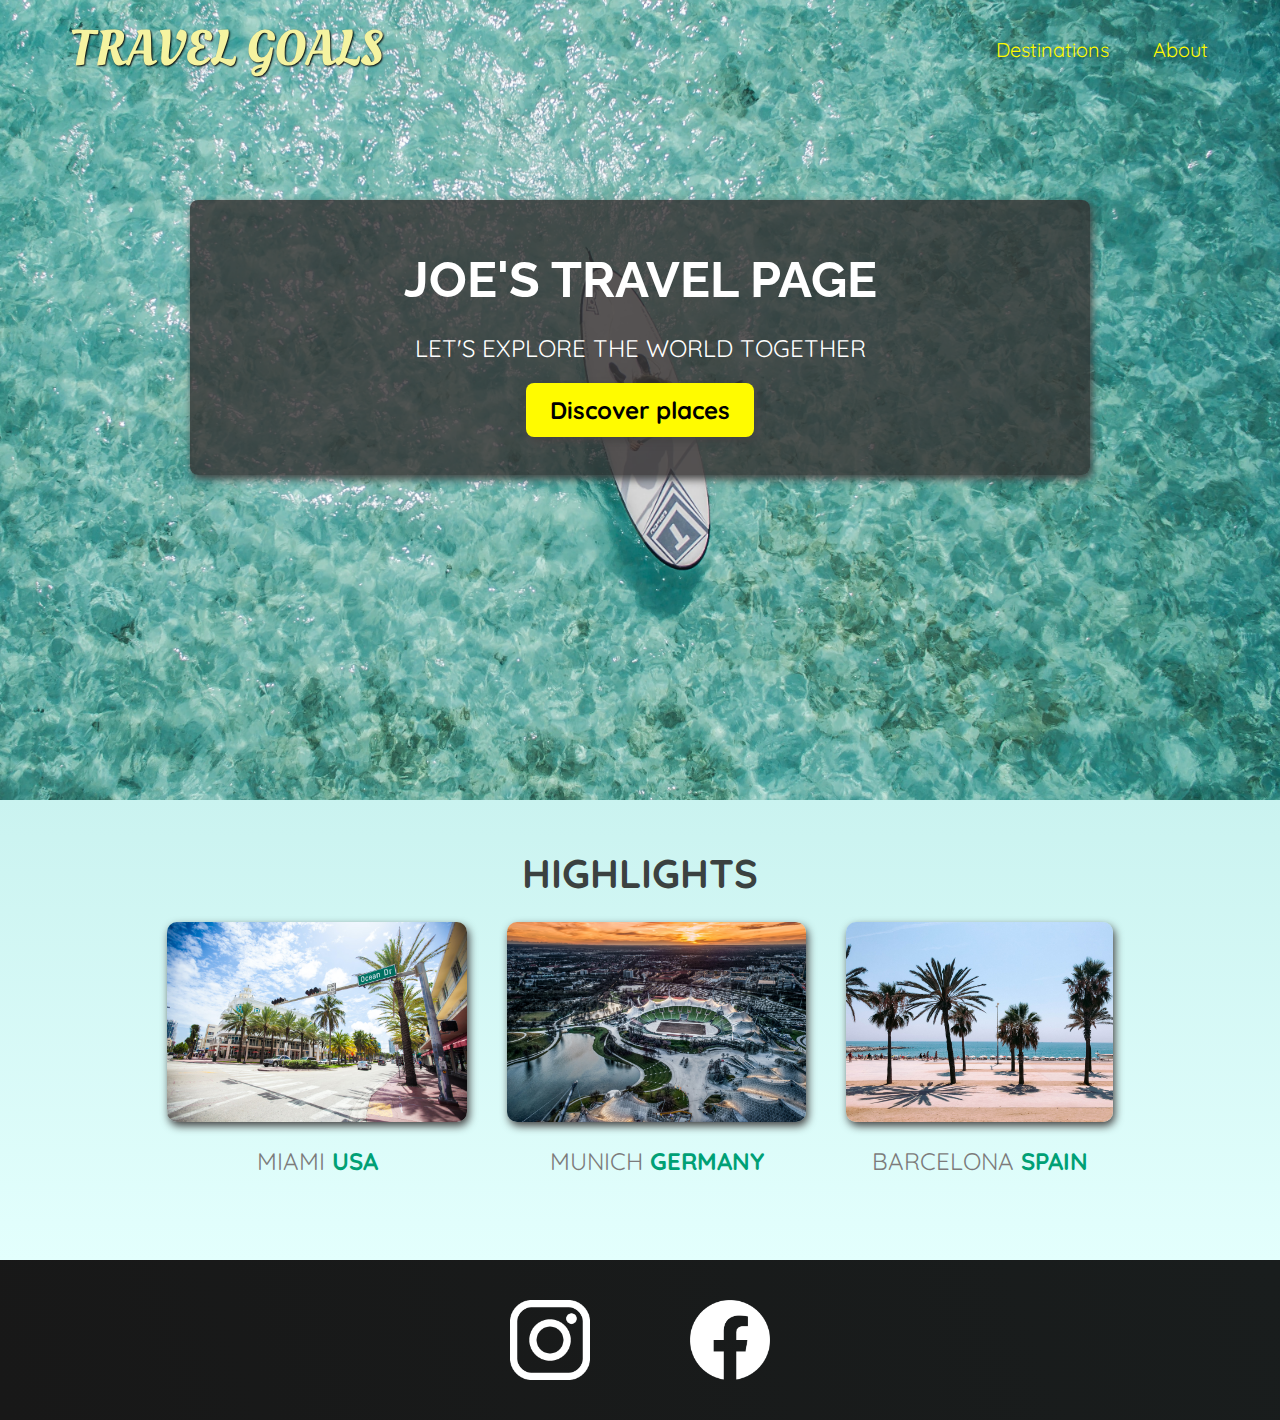
<file: index.html>
<!DOCTYPE html>
<html lang="en">
<head>
    <meta charset="UTF-8">
    <link
      href="https://fonts.googleapis.com/css2?family=Raleway:wght@700&family=Oleo+Script:wght@700&family=Quicksand:wght@300;500;700&display=swap"
      rel="stylesheet"
    />
    <link rel="stylesheet" href="shared.css">
    <link rel="stylesheet" href="styles.css">
    <title>Travel Goals</title>
</head>
<body>
    <header>
        <div id="page-logo">
            <a href="index.html">Travel Goals</a>
        </div>
        <nav>
            <ul>
                <li><a href="places.html">Destinations</a></li>
                <li><a href="">About</a></li>
            </ul>
        </nav>
    </header>
    <main>
        <section id="hero">
            <div id="hero-content">
                <h1>Joe's travel page</h1>
                <p>let's explore the world together</p>
                <a href="places.html">Discover places</a>
            </div>
        </section>
        <section id="highlights">   
            <h2>Highlights</h2>
            <ul id="destinations">
                <li class="destination">
                    <img src="images/places/miami.jpg" alt="an image of miami streets on a sunny day">
                    <p>Miami <strong>USA</strong></p>
                </li>
                <li class="destination">
                    <img src="images/places/munich.jpg" alt="an image of munich football stadium at winter">
                    <p>Munich <strong>Germany</strong></p>
                </li>
                <li class="destination">
                    <img src="images/places/barcelona.jpg" alt="an image of barcelona palm beach">
                    <p>Barcelona <strong>Spain</strong></p>
                </li>
            </ul>
        </section>
    </main>
    <footer> <!--Contains links to our social media-->
        <ul>
            <li>
                <a href="https://www.instagram.com/">
                    <img src="images/icons/insta.png" alt="the instagram icon">
                </a>
            </li>
            <li>
                <a href="https://www.facebook.com/">
                    <img src="images/icons/facebook.png" alt="the facebook icon">
                </a>
            </li>
        </ul>
    </footer>
</body>
</html>
</file>
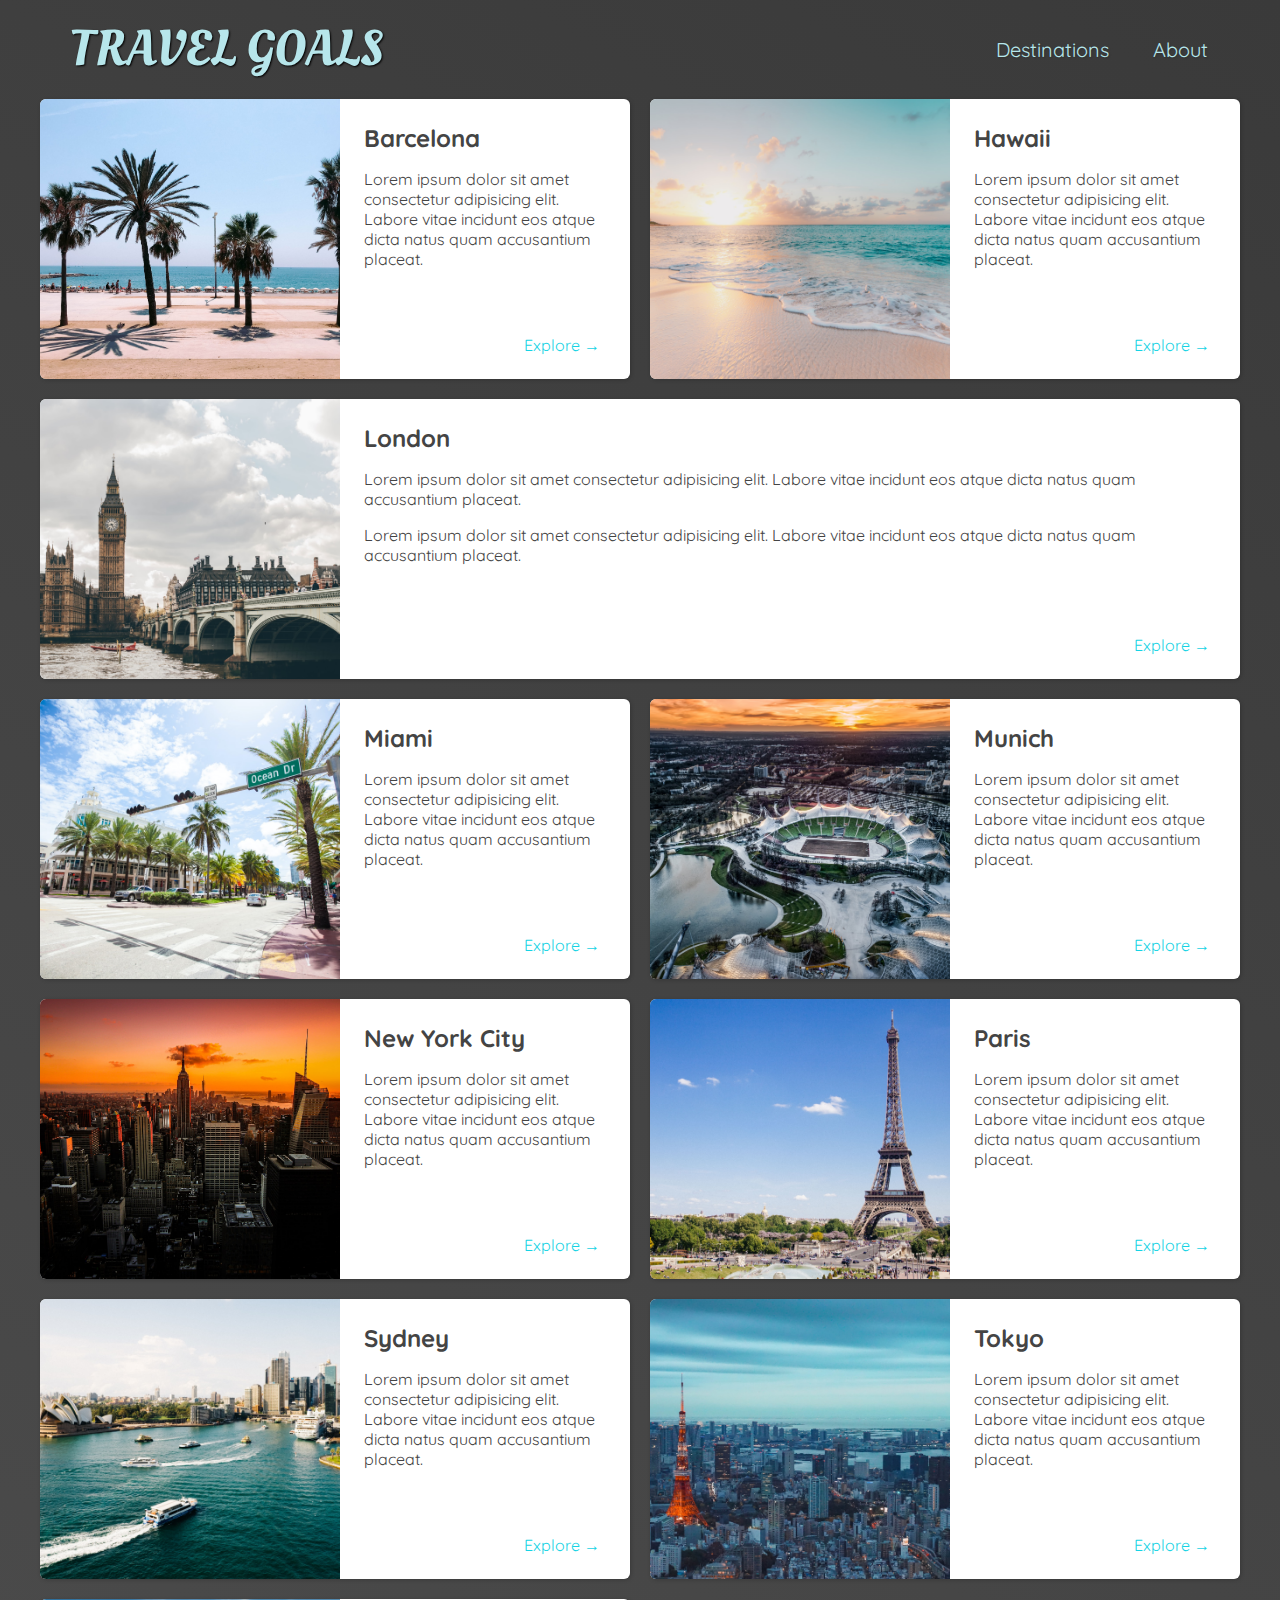
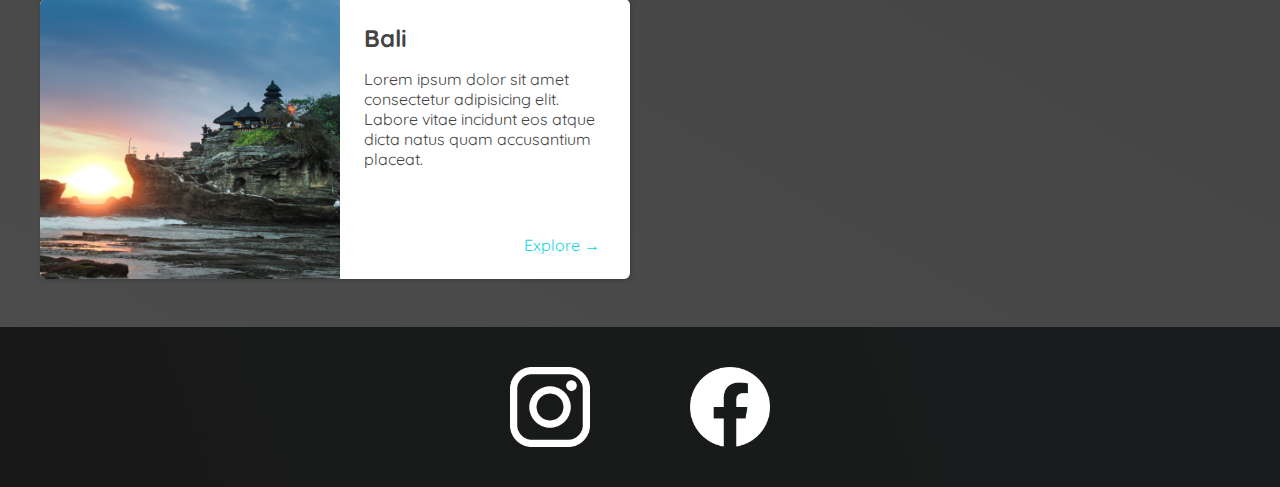
<file: places.html>
<!DOCTYPE html>
<html lang="en">
<head>
    <meta charset="UTF-8">
    <link
      href="https://fonts.googleapis.com/css2?family=Raleway:wght@700&family=Oleo+Script:wght@700&family=Quicksand:wght@300;500;700&display=swap"
      rel="stylesheet"
    />
    <link rel="stylesheet" href="shared.css">
    <link rel="stylesheet" href="places.css">
    <title>Travel Goals</title>
</head>
<body>
    <header>
        <div id="page-logo">
            <a href="index.html">Travel Goals</a>
        </div>
        <nav>
            <ul>
                <li><a href="places.html">Destinations</a></li>
                <li><a href="">About</a></li>
            </ul>
        </nav>
    </header>
    <main>
        <ul>
            <li>
              <img src="images/places/barcelona.jpg" alt="City of Barcelona" />
              <div class="item-content">
                <div>
                  <h2>Barcelona</h2>
                  <p>
                    Lorem ipsum dolor sit amet consectetur adipisicing elit. Labore
                    vitae incidunt eos atque dicta natus quam accusantium placeat.
                  </p>
                </div>
                <div class="actions">
                  <a href="https://en.wikipedia.org/wiki/Barcelona">Explore &#x2192</a>
                </div>
              </div>
            </li>
            <li>
              <img src="images/places/hawaii.jpg" alt="Hawaii beach" />
              <div class="item-content">
                <div>
                  <h2>Hawaii</h2>
                  <p>
                    Lorem ipsum dolor sit amet consectetur adipisicing elit. Labore
                    vitae incidunt eos atque dicta natus quam accusantium placeat.
                  </p>
                </div>
                <div class="actions">
                  <a href="hhttps://en.wikipedia.org/wiki/Hawaii">Explore &#x2192</a>
                </div>
              </div>
            </li>
            <li>
              <img src="images/places/london.jpg" alt="London city" />
              <div class="item-content">
                <div>
                  <h2>London</h2>
                  <p>
                    Lorem ipsum dolor sit amet consectetur adipisicing elit. Labore
                    vitae incidunt eos atque dicta natus quam accusantium placeat.
                  </p>
                  <p>
                    Lorem ipsum dolor sit amet consectetur adipisicing elit. Labore
                    vitae incidunt eos atque dicta natus quam accusantium placeat.
                  </p>
                </div>
                <div class="actions">
                  <a href="https://en.wikipedia.org/wiki/London">Explore &#x2192</a>
                </div>
              </div>
            </li>
            <li>
              <img src="images/places/miami.jpg" alt="Miami streets" />
              <div class="item-content">
                <div>
                  <h2>Miami</h2>
                  <p>
                    Lorem ipsum dolor sit amet consectetur adipisicing elit. Labore
                    vitae incidunt eos atque dicta natus quam accusantium placeat.
                  </p>
                </div>
                <div class="actions">
                  <a href="https://en.wikipedia.org/wiki/Miami">Explore &#x2192</a>
                </div>
              </div>
            </li>
            <li>
              <img src="images/places/munich.jpg" alt="Munich football stadium" />
              <div class="item-content">
                <div>
                  <h2>Munich</h2>
                  <p>
                    Lorem ipsum dolor sit amet consectetur adipisicing elit. Labore
                    vitae incidunt eos atque dicta natus quam accusantium placeat.
                  </p>
                </div>
                <div class="actions">
                  <a href="https://en.wikipedia.org/wiki/Munich">Explore &#x2192</a>
                </div>
              </div>
            </li>
            <li>
              <img src="images/places/new-york-city.jpg" alt="New York City skyline" />
              <div class="item-content">
                <div>
                  <h2>New York City</h2>
                  <p>
                    Lorem ipsum dolor sit amet consectetur adipisicing elit. Labore
                    vitae incidunt eos atque dicta natus quam accusantium placeat.
                  </p>
                </div>
                <div class="actions">
                  <a href="https://en.wikipedia.org/wiki/New_York_City"
                    >Explore &#x2192</a
                  >
                </div>
              </div>
            </li>
            <li>
              <img src="images/places/paris.jpg" alt="Paris city" />
              <div class="item-content">
                <div>
                  <h2>Paris</h2>
                  <p>
                    Lorem ipsum dolor sit amet consectetur adipisicing elit. Labore
                    vitae incidunt eos atque dicta natus quam accusantium placeat.
                  </p>
                </div>
                <div class="actions">
                  <a href="https://en.wikipedia.org/wiki/Paris">Explore &#x2192</a>
                </div>
              </div>
            </li>
            <li>
              <img src="images/places/sydney.jpg" alt="Sydney beach" />
              <div class="item-content">
                <div>
                  <h2>Sydney</h2>
                  <p>
                    Lorem ipsum dolor sit amet consectetur adipisicing elit. Labore
                    vitae incidunt eos atque dicta natus quam accusantium placeat.
                  </p>
                </div>
                <div class="actions">
                  <a href="https://en.wikipedia.org/wiki/Sydney">Explore &#x2192</a>
                </div>
              </div>
            </li>
            <li>
              <img src="images/places/tokyo.jpg" alt="Tokyo skyline" />
              <div class="item-content">
                <div>
                  <h2>Tokyo</h2>
                  <p>
                    Lorem ipsum dolor sit amet consectetur adipisicing elit. Labore
                    vitae incidunt eos atque dicta natus quam accusantium placeat.
                  </p>
                </div>
                <div class="actions">
                  <a href="https://en.wikipedia.org/wiki/Tokyo">Explore &#x2192</a>
                </div>
              </div>
            </li>
            <li>
              <img src="images/places/bali.jpg" alt="Bali beach" />
              <div class="item-content">
                <div>
                  <h2>Bali</h2>
                  <p>
                    Lorem ipsum dolor sit amet consectetur adipisicing elit. Labore
                    vitae incidunt eos atque dicta natus quam accusantium placeat.
                  </p>
                </div>
                <div class="actions">
                  <a href="https://en.wikipedia.org/wiki/Bali">Explore &#x2192</a>
                </div>
              </div>
            </li>
          </ul>
    </main>
    <footer> <!--Contains links to our social media-->
        <ul>
            <li>
                <a href="https://www.instagram.com/">
                    <img src="images/icons/insta.png" alt="the instagram icon">
                </a>
            </li>
            <li>
                <a href="https://www.facebook.com/">
                    <img src="images/icons/facebook.png" alt="the facebook icon">
                </a>
            </li>
        </ul>
    </footer>
</body>
</html>
</file>
<file: shared.css>
body{
    font-family: 'Quicksand', sans-serif;
    margin: 0;
}

header{
    display: flex;
    justify-content: space-between;
    align-items: center;
    padding: 15px 60px;
    position: absolute;
    width: 100%;
    top: 0;
    left: 0;
    box-sizing: border-box;
}

footer{
    background: linear-gradient(70deg, rgb(24, 24, 24), rgb(25, 29, 29));
    padding: 40px;
}

footer ul{
    display: flex;
    justify-content: center;
    /* padding: 40px; */
}

footer li{
    width: 80px;
    height: 80px;
    margin: 0 50px;
}

footer img{
    width: 100%;
    height: 100%;
}

ul{
    list-style: none;
    margin: 0;
    padding: 0;
}

header ul{
    display: flex;
    flex-wrap: nowrap;
}

header li{
    margin-left: 20px;
}

header a{
    color: rgb(255, 251, 0);
    text-decoration: none;
    font-size: 20px;
    padding: 12px;
    text-shadow: 1px 1px 2px rgba(0, 0, 0, 0.2);
    border-radius: 6px;
}

header nav a:hover{
    color: rgb(77, 77, 77);
    background-color: rgb(255, 255, 0);
}

#page-logo a{
    padding: 10px;
    font-family: 'Oleo Script', sans-serif;
    color: rgb(245, 243, 160);
    font-size: 50px;
    text-decoration: none;
    text-transform: uppercase;
    text-shadow: 1px 1px 2px rgb(0, 0, 0);
}
</file>
<file: styles.css>
#hero{
    height: 800px;
    background-image: url("images/places/ocean.jpg");
    background-position: center;
    background-size: cover;
}

#hero-content{
    width: 900px;
    background-color: rgba(51, 47, 47, 0.8);
    box-shadow: 2px 4px 8px rgb(68, 67, 67);
    border-radius: 8px;
    text-align: center;
    padding: 50px 0;
    margin: 0 auto;
    position: relative;
    top: 200px;
}

#hero-content h1{
    color: white;
    text-transform: uppercase;
    font-size: 50px;
    font-family: 'Raleway', sans-serif;
    margin: 0;
}

#hero-content p{
    color: white;
    text-transform: uppercase;
    font-size: 24px;
    font-weight: 300px;
    margin-bottom: 32px;
}

#hero-content a{
    text-decoration: none;
    background-color: rgb(255, 251, 0);
    padding: 12px 24px;
    color: black;
    font-size: 24px;
    font-weight: 700;
    border-radius: 8px;
    box-shadow: 2px 4px 8px rgb(68, 67, 67);
}

#hero-content a:hover{
    background-color: rgb(255, 238, 0);
}

#destinations{
    display: flex;
    width: 90%;
    margin: auto;
    margin-bottom: 40px;
    justify-content: center;
}

#highlights{
    padding: 24px;
    background: linear-gradient(0deg, rgb(227, 255, 253), rgb(202, 243, 240));
}

#highlights h2{
    text-transform: uppercase;
    text-align: center;
    font-size: 40px;
    color: rgb(59, 65, 64);
    margin: 24px 0;
}

.destination{
    margin: 0 20px;
    text-transform: uppercase;
}

.destination p{
    text-align: center;
    font-size: 24px;
    color: rgb(124, 123, 123);
    margin: 20px 0;
}

.destination img{
    height: 200px;
    width: 100%;
    box-shadow: 2px 4px 8px rgb(68, 67, 67);
    border-radius: 10px;
    object-fit: cover;
}

.destination strong{
    color: rgb(0, 160, 117);
}
</file>
<file: places.css>
body{
    background: linear-gradient(30deg, rgb(77, 77, 77), rgb(58, 58, 58));
    color: rgb(68, 68, 68);
}

#page-logo a{
    color: rgb(183, 230, 235);
}

header a{
    color: rgb(183, 230, 235);
}

header nav a:hover{
    background-color: rgb(183, 230, 235);
    color: rgb(59, 59, 59);
}

header{
    position: static;
}

main ul{
   width: 1200px;
   margin: 0 auto 48px auto; 
   display: grid;
   grid-template-columns: 1fr 1fr;
   gap: 20px 20px;
}

main li{
    display: flex;
    background-color: white;
    box-shadow: 1px 1px 4px rgba(0, 0, 0, 0.2);
    border-radius: 6px;
    overflow: hidden;
}

main li:nth-of-type(3){
    grid-column: 1 / span 2;
}

main li img{
    width: 300px;
    height: 280px;
    object-fit: cover;
}

.actions{
    text-align: right;
}

.actions a{
    text-decoration: none;
    color: rgb(22, 211, 228);
    border-radius: 5px;
    padding: 6px;
}

.actions a:hover{
    background-color: rgb(235, 253, 255);
}

.item-content{
    padding: 24px;
    display: flex;
    flex-direction: column;
    justify-content: space-between;
}

.item-content h2{
    margin: 0;
}
</file>
